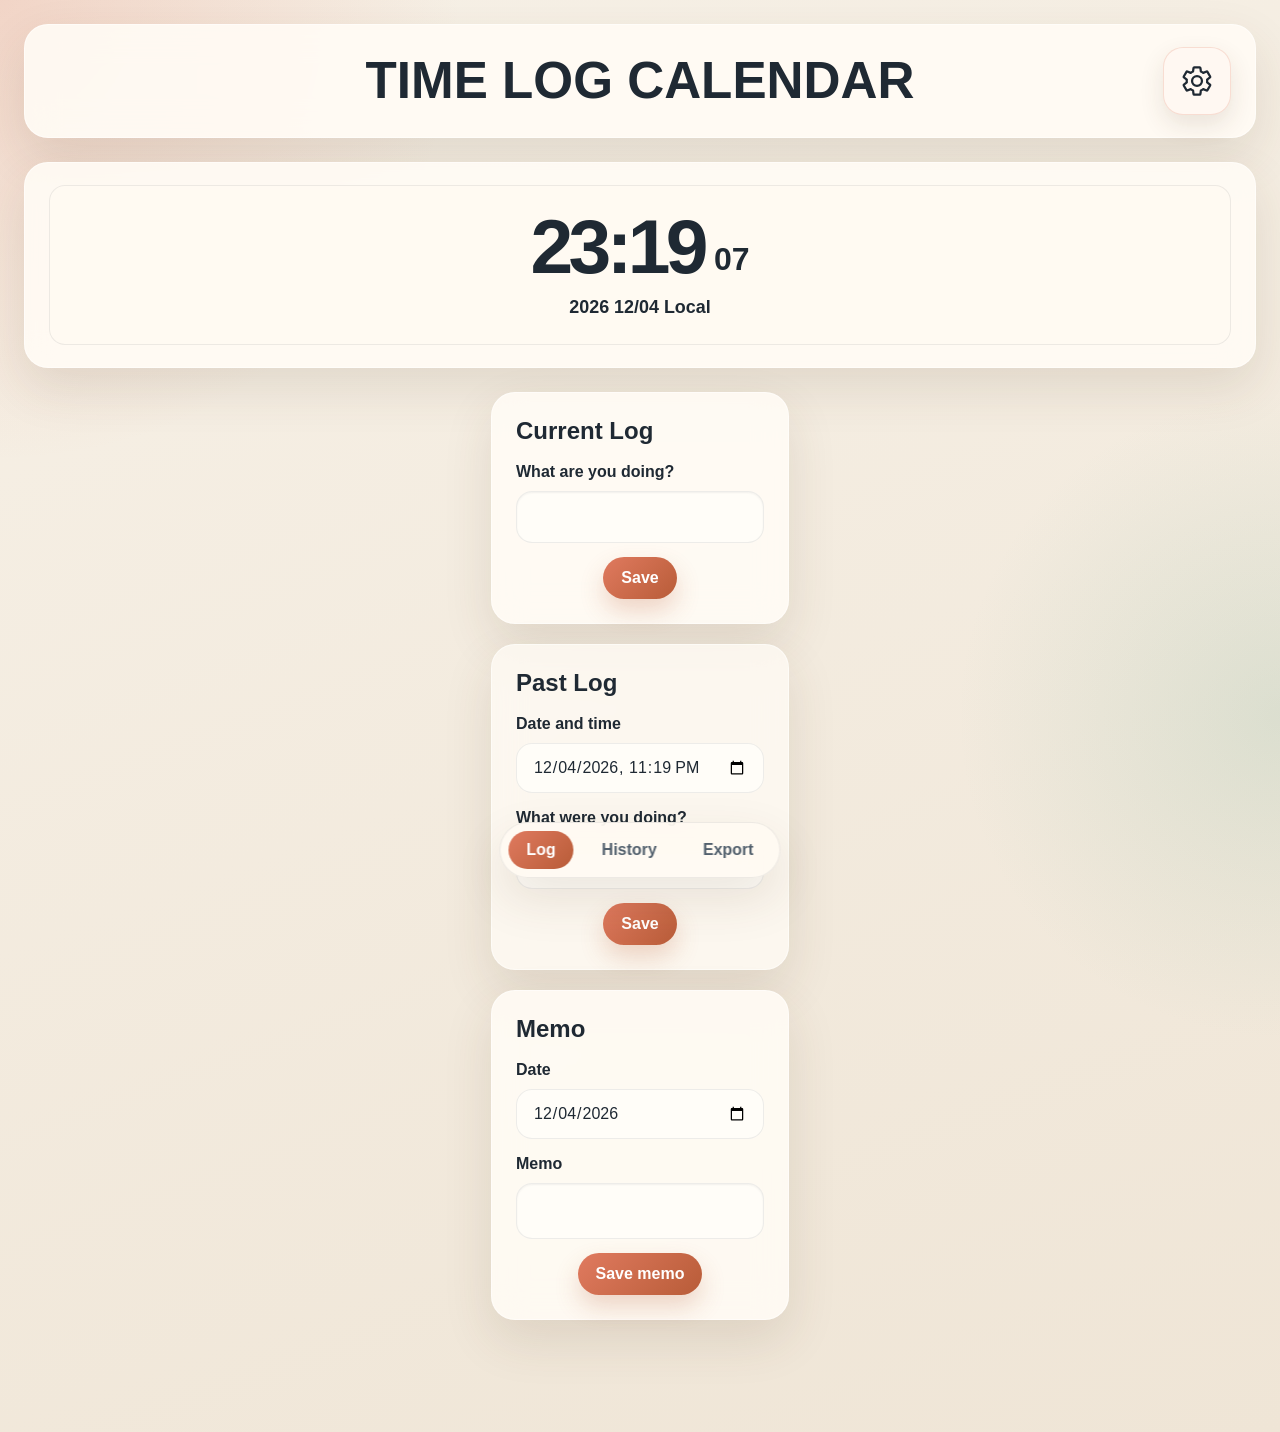
<file: index.html>
<!DOCTYPE html>
<html lang="ja">
<head>
  <meta charset="UTF-8">
  <meta name="viewport" content="width=device-width, initial-scale=1.0">
  <title>時間記録カレンダー</title>
  <link rel="stylesheet" href="./styles.css">
</head>
<body>
  <main class="app-shell">
    <section class="title-panel">
      <div class="title-bar">
        <h1>TIME LOG CALENDAR</h1>
        <button id="settingsIconButton" class="icon-button" type="button" aria-label="設定">
          <svg viewBox="0 0 24 24" aria-hidden="true">
            <path d="M19.14 12.94c.04-.31.06-.63.06-.94s-.02-.63-.06-.94l2.03-1.58a.5.5 0 0 0 .12-.64l-1.92-3.32a.5.5 0 0 0-.6-.22l-2.39.96a7.2 7.2 0 0 0-1.63-.94l-.36-2.54a.5.5 0 0 0-.5-.42h-3.84a.5.5 0 0 0-.5.42l-.36 2.54c-.58.22-1.13.53-1.63.94l-2.39-.96a.5.5 0 0 0-.6.22L2.65 8.84a.5.5 0 0 0 .12.64L4.8 11.06c-.04.31-.06.63-.06.94s.02.63.06.94l-2.03 1.58a.5.5 0 0 0-.12.64l1.92 3.32a.5.5 0 0 0 .6.22l2.39-.96c.5.41 1.05.72 1.63.94l.36 2.54a.5.5 0 0 0 .5.42h3.84a.5.5 0 0 0 .5-.42l.36-2.54c.58-.22 1.13-.53 1.63-.94l2.39.96a.5.5 0 0 0 .6-.22l1.92-3.32a.5.5 0 0 0-.12-.64zM12 15.5A3.5 3.5 0 1 1 12 8.5a3.5 3.5 0 0 1 0 7z"/>
          </svg>
        </button>
      </div>
    </section>

    <section id="heroSection" class="hero">
      <div class="clock-card" aria-label="この端末の現在日時">
        <div class="clock-main">
          <span id="currentHourMinute" class="clock-main-time">--:--</span>
          <span id="currentSeconds" class="clock-seconds">--</span>
        </div>
        <div class="clock-side">
          <p id="currentMeta" class="clock-meta">---- --/-- -</p>
        </div>
      </div>
    </section>

    <section class="tab-panel">
      <section id="recordTab" class="tab-content" role="tabpanel">
        <section class="panel input-panel">
          <div class="panel-heading">
            <h2 id="recordHeading">かんたん記録</h2>
          </div>
          <label id="currentActivityLabel" class="input-label" for="currentActivityInput">今していること</label>
          <input
            id="currentActivityInput"
            class="activity-input"
            maxlength="280"
            type="text"
          >
          <button id="currentSaveButton" class="primary-button centered-action" type="button">記録する</button>
        </section>

        <section class="panel input-panel past-input-panel">
          <div class="panel-heading">
            <h2 id="pastRecordHeading">過去の記録</h2>
          </div>
          <div class="manual-time-panel">
            <label id="dateTimeLabel" class="input-label" for="manualDateTimeInput">日時</label>
            <div class="datetime-row">
              <input id="manualDateTimeInput" class="datetime-input" type="datetime-local">
            </div>
          </div>
          <label id="activityLabel" class="input-label" for="activityInput">過去していたこと</label>
          <input
            id="activityInput"
            class="activity-input"
            maxlength="280"
            type="text"
          >
          <button id="saveButton" class="primary-button centered-action" type="button">記録する</button>
        </section>

        <section class="panel memo-panel">
          <div class="panel-heading">
            <h2 id="memoHeading">メモ</h2>
          </div>
          <div class="manual-time-panel">
            <label id="memoDateTimeLabel" class="input-label" for="memoDateTimeInput">日付</label>
            <div class="datetime-row">
              <input id="memoDateTimeInput" class="datetime-input" type="date">
            </div>
          </div>
          <label id="memoTextLabel" class="input-label" for="memoInput">メモしたいこと</label>
          <input id="memoInput" class="memo-input" maxlength="280" type="text">
          <button id="saveMemoButton" class="primary-button centered-action" type="button">メモを保存</button>
        </section>
      </section>

      <section id="reviewTab" class="tab-content" role="tabpanel" hidden>
        <section class="panel calendar-panel">
          <div class="calendar-header">
            <h2 id="calendarMonthLabel" class="calendar-inline-title">2026年8月</h2>
            <div class="calendar-month-nav">
              <button id="prevMonthButton" class="ghost-button month-nav-button" type="button" aria-label="前の月">‹</button>
              <button id="nextMonthButton" class="ghost-button month-nav-button" type="button" aria-label="次の月">›</button>
            </div>
          </div>
          <div id="calendarGrid" class="calendar-months"></div>
          <button id="toggleCalendarButton" class="calendar-toggle-button" type="button" aria-expanded="false">カレンダーを開く</button>
        </section>

        <section class="panel detail-panel">
          <div class="panel-heading">
            <h2 id="selectedDateLabel">08/24の記録</h2>
          </div>
          <div id="selectedEntries" class="entries-list">
            <p class="empty-state">まだ表示する記録がありません。</p>
          </div>
        </section>
      </section>

      <section id="textTab" class="tab-content" role="tabpanel" hidden>
        <section class="panel calendar-panel">
          <div class="calendar-header">
            <h2 id="textCalendarMonthLabel" class="calendar-inline-title">2026年8月</h2>
            <div class="calendar-month-nav">
              <button id="textPrevMonthButton" class="ghost-button month-nav-button" type="button" aria-label="前の期間">‹</button>
              <button id="textNextMonthButton" class="ghost-button month-nav-button" type="button" aria-label="次の期間">›</button>
            </div>
          </div>
          <div id="textCalendarGrid" class="calendar-months"></div>
          <button id="textToggleCalendarButton" class="calendar-toggle-button" type="button" aria-expanded="false">カレンダーを開く</button>
        </section>

        <section class="panel export-panel">
          <div class="panel-heading">
            <h2 id="textExportLabel">08/24をテキスト化</h2>
          </div>
          <div class="export-mode-switch" role="group" aria-label="テキスト化範囲">
            <button id="exportDayButton" class="ghost-button export-mode-button" type="button">この日</button>
            <button id="exportAllButton" class="ghost-button export-mode-button is-active" type="button">全履歴</button>
          </div>
          <textarea
            id="textExportOutput"
            class="export-output"
            readonly
            aria-label="テキスト化された記録"
          ></textarea>
          <button id="copyTextButton" class="primary-button centered-action" type="button">コピーする</button>
        </section>
      </section>

      <section id="settingsTab" class="tab-content" role="tabpanel" hidden>
        <section class="panel settings-panel">
          <div class="panel-heading">
            <h2 id="settingsHeading">設定</h2>
          </div>
          <div class="settings-group">
            <p id="languageLabel" class="input-label">言語</p>
            <div class="language-switch" role="group" aria-labelledby="languageLabel">
              <button id="languageJaButton" class="ghost-button language-button" type="button">日本語</button>
              <button id="languageEnButton" class="ghost-button language-button" type="button">English</button>
            </div>
          </div>
        </section>
      </section>
    </section>

    <nav class="bottom-nav" role="tablist" aria-label="記録タブ">
      <button id="recordTabButton" class="tab-button is-active" type="button" role="tab" aria-selected="true">記録</button>
      <button id="reviewTabButton" class="tab-button" type="button" role="tab" aria-selected="false">履歴</button>
      <button id="textTabButton" class="tab-button" type="button" role="tab" aria-selected="false">テキスト化</button>
    </nav>
  </main>

  <div id="toastContainer" class="toast-container" aria-live="polite" aria-atomic="true"></div>

  <script src="./app.js"></script>
</body>
</html>
</file>
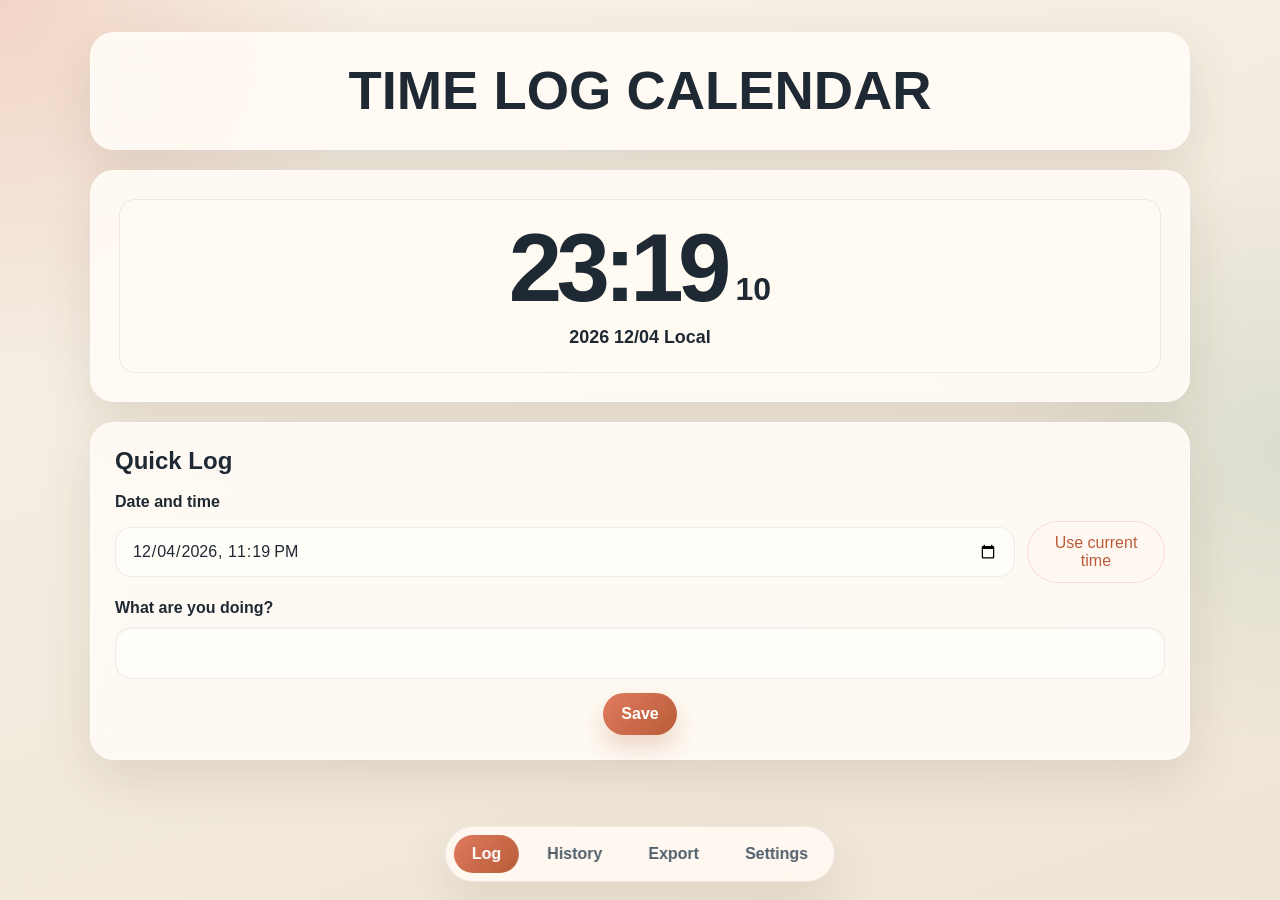
<file: k/outputs/index.html>
<!DOCTYPE html>
<html lang="ja">
<head>
  <meta charset="UTF-8">
  <meta name="viewport" content="width=device-width, initial-scale=1.0">
  <title>時間記録カレンダー</title>
  <link rel="stylesheet" href="./styles.css">
</head>
<body>
  <main class="app-shell">
    <section class="title-panel">
      <h1>TIME LOG CALENDAR</h1>
    </section>

    <section class="hero">
      <div class="clock-card" aria-label="この端末の現在日時">
        <div class="clock-main">
          <span id="currentHourMinute" class="clock-main-time">--:--</span>
          <span id="currentSeconds" class="clock-seconds">--</span>
        </div>
        <div class="clock-side">
          <p id="currentMeta" class="clock-meta">---- --/-- -</p>
        </div>
      </div>
    </section>

    <section class="tab-panel">
      <section id="recordTab" class="tab-content" role="tabpanel">
        <section class="panel input-panel">
          <div class="panel-heading">
            <h2 id="recordHeading">かんたん記録</h2>
          </div>
          <div class="manual-time-panel">
            <label id="dateTimeLabel" class="input-label" for="manualDateTimeInput">日時</label>
            <div class="datetime-row">
              <input id="manualDateTimeInput" class="datetime-input" type="datetime-local">
              <button id="useCurrentTimeButton" class="ghost-button" type="button">現在の時刻を取得</button>
            </div>
          </div>
          <label id="activityLabel" class="input-label" for="activityInput">今していること</label>
          <input
            id="activityInput"
            class="activity-input"
            maxlength="280"
            type="text"
          >
          <button id="saveButton" class="primary-button centered-action" type="button">記録する</button>
        </section>
      </section>

      <section id="reviewTab" class="tab-content" role="tabpanel" hidden>
        <section class="panel calendar-panel">
          <div class="calendar-header">
            <h2 id="calendarMonthLabel" class="calendar-inline-title">2026年8月</h2>
            <div class="calendar-month-nav">
              <button id="prevMonthButton" class="ghost-button month-nav-button" type="button" aria-label="前の月">‹</button>
              <button id="nextMonthButton" class="ghost-button month-nav-button" type="button" aria-label="次の月">›</button>
            </div>
          </div>
          <div id="calendarGrid" class="calendar-months"></div>
          <button id="toggleCalendarButton" class="calendar-toggle-button" type="button" aria-expanded="false">カレンダーを開く</button>
        </section>

        <section class="panel detail-panel">
          <div class="panel-heading">
            <h2 id="selectedDateLabel">08/24の記録</h2>
          </div>
          <div id="selectedEntries" class="entries-list">
            <p class="empty-state">まだ表示する記録がありません。</p>
          </div>
        </section>
      </section>

      <section id="textTab" class="tab-content" role="tabpanel" hidden>
        <section class="panel calendar-panel">
          <div class="calendar-header">
            <h2 id="textCalendarMonthLabel" class="calendar-inline-title">2026年8月</h2>
            <div class="calendar-month-nav">
              <button id="textPrevMonthButton" class="ghost-button month-nav-button" type="button" aria-label="前の期間">‹</button>
              <button id="textNextMonthButton" class="ghost-button month-nav-button" type="button" aria-label="次の期間">›</button>
            </div>
          </div>
          <div id="textCalendarGrid" class="calendar-months"></div>
          <button id="textToggleCalendarButton" class="calendar-toggle-button" type="button" aria-expanded="false">カレンダーを開く</button>
        </section>

        <section class="panel export-panel">
          <div class="panel-heading">
            <h2 id="textExportLabel">08/24をテキスト化</h2>
          </div>
          <textarea
            id="textExportOutput"
            class="export-output"
            readonly
            aria-label="テキスト化された記録"
          ></textarea>
          <button id="copyTextButton" class="primary-button centered-action" type="button">コピーする</button>
        </section>
      </section>

      <section id="settingsTab" class="tab-content" role="tabpanel" hidden>
        <section class="panel settings-panel">
          <div class="panel-heading">
            <h2 id="settingsHeading">設定</h2>
          </div>
          <div class="settings-group">
            <p id="languageLabel" class="input-label">言語</p>
            <div class="language-switch" role="group" aria-labelledby="languageLabel">
              <button id="languageJaButton" class="ghost-button language-button" type="button">日本語</button>
              <button id="languageEnButton" class="ghost-button language-button" type="button">English</button>
            </div>
          </div>
        </section>
      </section>
    </section>

    <nav class="bottom-nav" role="tablist" aria-label="記録タブ">
      <button id="recordTabButton" class="tab-button is-active" type="button" role="tab" aria-selected="true">記録</button>
      <button id="reviewTabButton" class="tab-button" type="button" role="tab" aria-selected="false">履歴</button>
      <button id="textTabButton" class="tab-button" type="button" role="tab" aria-selected="false">テキスト化</button>
      <button id="settingsTabButton" class="tab-button" type="button" role="tab" aria-selected="false">設定</button>
    </nav>
  </main>

  <div id="toastContainer" class="toast-container" aria-live="polite" aria-atomic="true"></div>

  <script src="./app.js"></script>
</body>
</html>
</file>
<file: styles.css>
:root {
  --bg: #f4efe6;
  --surface: rgba(255, 251, 245, 0.92);
  --surface-strong: #fffaf2;
  --ink: #1f2933;
  --muted: #52606d;
  --accent: #e07a5f;
  --accent-deep: #b85c38;
  --accent-soft: #f6d8c7;
  --line: rgba(31, 41, 51, 0.08);
  --shadow: 0 20px 50px rgba(79, 55, 35, 0.12);
  --radius-lg: 24px;
  --radius-md: 16px;
  --radius-sm: 12px;
  font-family: "Hiragino Sans", "Noto Sans JP", sans-serif;
}

* {
  box-sizing: border-box;
}

body {
  margin: 0;
  min-height: 100vh;
  color: var(--ink);
  background:
    radial-gradient(circle at top left, rgba(224, 122, 95, 0.24), transparent 24%),
    radial-gradient(circle at right, rgba(129, 178, 154, 0.2), transparent 22%),
    linear-gradient(160deg, #f7f1e7 0%, #efe5d6 100%);
}

.app-shell {
  width: min(1100px, calc(100% - 32px));
  margin: 0 auto;
  padding: 32px 0 112px;
  display: grid;
  gap: 20px;
}

.hero,
.panel,
.title-panel {
  background: var(--surface);
  backdrop-filter: blur(16px);
  border: 1px solid rgba(255, 255, 255, 0.5);
  border-radius: var(--radius-lg);
  box-shadow: var(--shadow);
}

.title-panel,
.hero {
  padding: 28px;
}

.title-bar {
  position: relative;
  display: flex;
  align-items: center;
  justify-content: center;
  min-height: 62px;
}

h1,
h2,
p {
  margin: 0;
}

h1 {
  font-size: clamp(2rem, 5vw, 3.4rem);
  line-height: 1.1;
  margin: 0;
  text-align: center;
  width: 100%;
  padding-inline: 88px;
}

.icon-button {
  position: absolute;
  top: 0;
  right: 0;
  width: 62px;
  height: 62px;
  display: inline-flex;
  align-items: center;
  justify-content: center;
  border: 1px solid rgba(224, 122, 95, 0.22);
  border-radius: 20px;
  background: #fff8f2;
  color: var(--ink);
  cursor: pointer;
  box-shadow: 0 10px 24px rgba(79, 55, 35, 0.12);
}

.icon-button svg {
  width: 34px;
  height: 34px;
  fill: none;
  stroke: currentColor;
  stroke-width: 1.6;
  stroke-linecap: round;
  stroke-linejoin: round;
}

.clock-card {
  padding: 22px 24px;
  border-radius: var(--radius-md);
  background: var(--surface-strong);
  border: 1px solid var(--line);
  display: flex;
  flex-direction: column;
  align-items: flex-start;
  justify-content: center;
  gap: 12px;
  min-height: 150px;
}

.clock-main {
  display: flex;
  align-items: flex-end;
  justify-content: center;
  gap: 10px;
  min-width: 0;
  width: 100%;
}

.clock-main-time {
  font-size: clamp(3rem, 10vw, 6rem);
  line-height: 0.95;
  font-weight: 800;
  letter-spacing: -0.06em;
}

.clock-seconds {
  font-size: clamp(1rem, 3.3vw, 2rem);
  line-height: 1;
  font-weight: 700;
  color: var(--ink);
  margin-bottom: 0.5rem;
}

.clock-side {
  width: 100%;
}

.clock-meta {
  font-size: clamp(0.98rem, 2vw, 1.12rem);
  line-height: 1.4;
  color: var(--ink);
  font-weight: 700;
  text-align: center;
}

.tab-panel {
  display: grid;
  gap: 14px;
}

.bottom-nav {
  position: fixed;
  left: 50%;
  bottom: 18px;
  transform: translateX(-50%);
  display: inline-flex;
  gap: 10px;
  padding: 8px;
  border-radius: 999px;
  background: rgba(255, 250, 242, 0.9);
  border: 1px solid var(--line);
  box-shadow: var(--shadow);
  z-index: 20;
  backdrop-filter: blur(16px);
}

.tab-button {
  border: none;
  background: transparent;
  color: var(--muted);
  padding: 10px 18px;
  border-radius: 999px;
  font: inherit;
  font-weight: 700;
  cursor: pointer;
}

.tab-button.is-active {
  background: linear-gradient(135deg, var(--accent) 0%, var(--accent-deep) 100%);
  color: #fff;
}

.tab-content {
  display: grid;
  gap: 20px;
}

[hidden] {
  display: none !important;
}

.panel {
  padding: 24px;
}

.panel-heading {
  margin-bottom: 18px;
}

.input-panel {
  display: grid;
}

.past-input-panel {
  background: rgba(255, 251, 245, 0.76);
}

.input-label {
  display: inline-block;
  margin-bottom: 10px;
  font-weight: 700;
}

.activity-input,
.memo-input {
  width: 100%;
  border: 1px solid var(--line);
  border-radius: var(--radius-md);
  background: #fffdf8;
  padding: 16px;
  font: inherit;
  color: var(--ink);
  box-shadow: inset 0 1px 2px rgba(31, 41, 51, 0.06);
}

.manual-time-panel {
  margin-bottom: 16px;
}

.datetime-row {
  display: flex;
  align-items: center;
  gap: 12px;
}

.datetime-input {
  width: 100%;
  border: 1px solid var(--line);
  border-radius: var(--radius-md);
  background: #fffdf8;
  padding: 14px 16px;
  font: inherit;
  color: var(--ink);
  flex: 1 1 auto;
}

.datetime-input:focus {
  outline: 3px solid rgba(224, 122, 95, 0.2);
  border-color: var(--accent);
}

.activity-input:focus,
.memo-input:focus {
  outline: 3px solid rgba(224, 122, 95, 0.2);
  border-color: var(--accent);
}

.primary-button,
.ghost-button,
.day-button {
  font: inherit;
  cursor: pointer;
  transition: transform 160ms ease, box-shadow 160ms ease, background 160ms ease;
}

.primary-button,
.ghost-button {
  border-radius: 999px;
  padding: 12px 18px;
  border: none;
}

.primary-button {
  margin-top: 14px;
  background: linear-gradient(135deg, var(--accent) 0%, var(--accent-deep) 100%);
  color: #fff;
  font-weight: 700;
  box-shadow: 0 12px 24px rgba(184, 92, 56, 0.24);
}

.centered-action {
  justify-self: center;
}

.ghost-button {
  background: #fff8f2;
  color: var(--accent-deep);
  border: 1px solid rgba(224, 122, 95, 0.22);
}

.primary-button:hover,
.ghost-button:hover,
.day-button:hover {
  transform: translateY(-1px);
}

.calendar-header {
  display: flex;
  justify-content: space-between;
  align-items: center;
  gap: 12px;
  margin-bottom: 8px;
}

.calendar-inline-title {
  font-size: clamp(1.4rem, 3vw, 2rem);
  font-weight: 800;
}

.calendar-month-nav {
  display: inline-flex;
  gap: 8px;
  align-items: center;
}

.month-nav-button {
  min-width: 44px;
  min-height: 44px;
  padding: 0;
  font-size: 1.4rem;
}

.calendar-toggle-button {
  border: none;
  background: transparent;
  color: var(--muted);
  display: block;
  font: inherit;
  font-weight: 700;
  cursor: pointer;
  margin: 0 auto;
  padding: 4px 8px;
  text-align: center;
}

.calendar-months {
  display: grid;
  gap: 14px;
}

.calendar-month-section {
  display: grid;
  gap: 10px;
}

.weekday-row,
.calendar-grid {
  display: grid;
  grid-template-columns: repeat(7, minmax(0, 1fr));
  gap: 8px;
}

.weekday-row {
  margin-bottom: 10px;
  color: var(--muted);
  font-size: 0.9rem;
  text-align: center;
}

.calendar-grid {
  min-height: 0;
}

.day-button,
.day-placeholder {
  min-height: 58px;
  border-radius: var(--radius-sm);
}

.day-placeholder {
  background: rgba(255, 255, 255, 0.3);
  border: 1px dashed rgba(31, 41, 51, 0.05);
}

.day-button {
  border: 1px solid var(--line);
  background: #fffdf9;
  padding: 8px;
  text-align: left;
  display: flex;
  flex-direction: column;
  justify-content: space-between;
}

.day-button.has-entry {
  background: linear-gradient(180deg, #fff7ef 0%, #fde7d7 100%);
  border-color: rgba(224, 122, 95, 0.35);
}

.day-button.is-selected {
  outline: 3px solid rgba(224, 122, 95, 0.22);
}

.day-number {
  font-size: 1rem;
  font-weight: 700;
}

.entry-count {
  color: var(--accent-deep);
  font-size: 0.82rem;
  font-weight: 700;
}

.entries-list {
  display: grid;
  gap: 12px;
}

.settings-panel,
.settings-group {
  display: grid;
  gap: 16px;
}

.memo-panel {
  display: grid;
}

.memo-input {
  min-height: auto;
  line-height: 1.4;
}

.memo-card {
  position: relative;
  border-radius: var(--radius-md);
  padding: 16px;
  background: #fff8f2;
  border: 1px solid rgba(224, 122, 95, 0.22);
}

.memo-card-label {
  display: inline-block;
  margin-bottom: 8px;
  font-size: 0.88rem;
  font-weight: 800;
  color: var(--accent-deep);
}

.memo-empty {
  background: #fff8f2;
}

.language-switch {
  display: flex;
  gap: 12px;
  flex-wrap: wrap;
}

.language-button.is-active {
  background: linear-gradient(135deg, var(--accent) 0%, var(--accent-deep) 100%);
  color: #fff;
  border-color: transparent;
}

.export-panel {
  display: grid;
  gap: 16px;
}

.export-mode-switch {
  display: flex;
  justify-content: center;
  gap: 10px;
  flex-wrap: wrap;
}

.export-mode-button.is-active {
  background: linear-gradient(135deg, var(--accent) 0%, var(--accent-deep) 100%);
  color: #fff;
  border-color: transparent;
}

.export-output {
  width: 100%;
  min-height: 240px;
  border: 1px solid var(--line);
  border-radius: var(--radius-md);
  background: #fffdf8;
  padding: 16px;
  font: inherit;
  color: var(--ink);
  line-height: 1.7;
  resize: vertical;
  box-shadow: inset 0 1px 2px rgba(31, 41, 51, 0.06);
}

.export-output:focus {
  outline: 3px solid rgba(224, 122, 95, 0.2);
  border-color: var(--accent);
}

.entry-card {
  position: relative;
}

.entry-delete {
  position: absolute;
  top: 10px;
  right: 10px;
  width: 32px;
  height: 32px;
  border-radius: 999px;
  border: 1px solid rgba(31, 41, 51, 0.1);
  background: #fff4eb;
  color: var(--accent-deep);
  font: inherit;
  font-weight: 800;
  cursor: pointer;
}

.toast-container {
  position: fixed;
  top: 18px;
  left: 50%;
  transform: translateX(-50%);
  width: min(560px, calc(100% - 24px));
  display: grid;
  gap: 10px;
  z-index: 1000;
  pointer-events: none;
}

.toast {
  padding: 14px 16px;
  border-radius: 16px;
  color: #fff;
  box-shadow: 0 14px 32px rgba(31, 41, 51, 0.18);
  animation: toast-in 180ms ease;
}

.toast.error {
  background: linear-gradient(135deg, #c44536 0%, #8f2d24 100%);
}

.toast.success {
  background: linear-gradient(135deg, #3b7a57 0%, #29533b 100%);
}

.entry-card,
.empty-state {
  border-radius: var(--radius-md);
  padding: 16px;
  background: #fffdf8;
  border: 1px solid var(--line);
}

.entry-time {
  display: inline-block;
  margin-bottom: 8px;
  font-size: 0.88rem;
  font-weight: 700;
  color: var(--accent-deep);
}

.entry-text {
  white-space: pre-wrap;
  line-height: 1.6;
}

@media (orientation: landscape) {
  .app-shell {
    width: min(1280px, calc(100% - 48px));
    padding-top: 24px;
    gap: 24px;
  }

  .title-panel,
  .hero {
    padding: 22px 24px;
  }

  h1 {
    font-size: clamp(2.4rem, 4vw, 4.6rem);
    padding-inline: 96px;
  }

  .icon-button {
    width: 68px;
    height: 68px;
  }

  .title-bar {
    min-height: 68px;
  }

  .clock-card {
    min-height: 0;
    padding: 24px 28px;
  }

  .clock-main-time {
    font-size: clamp(4rem, 6vw, 5.8rem);
  }

  #recordTab,
  #settingsTab {
    max-width: 780px;
    margin: 0 auto;
  }

  #reviewTab,
  #textTab {
    grid-template-columns: minmax(380px, 460px) minmax(0, 1fr);
    align-items: start;
  }

  #reviewTab .calendar-panel,
  #textTab .calendar-panel {
    position: sticky;
    top: 24px;
  }

  .calendar-grid {
    gap: 10px;
  }

  .day-button,
  .day-placeholder {
    min-height: 72px;
  }

  .export-output {
    min-height: 420px;
  }

  .bottom-nav {
    bottom: 22px;
  }
}

@media (orientation: portrait) {
  .app-shell {
    width: min(100% - 20px, 100%);
    padding-top: 20px;
  }

  .hero,
  .panel,
  .title-panel {
    padding: 18px;
  }

  .title-bar {
    min-height: 52px;
  }

  .icon-button {
    width: 52px;
    height: 52px;
    border-radius: 16px;
  }

  .icon-button svg {
    width: 28px;
    height: 28px;
  }

  h1 {
    padding-inline: 64px;
  }

  .calendar-header {
    flex-direction: row;
    align-items: center;
  }

  .clock-card {
    min-height: auto;
  }

  .clock-main,
  .clock-side {
    width: 100%;
  }

  .datetime-row {
    flex-direction: column;
    align-items: stretch;
  }

  .bottom-nav {
    width: calc(100% - 24px);
    justify-content: center;
    bottom: 12px;
    gap: 4px;
  }

  .tab-button {
    padding: 10px 12px;
  }

  .clock-main {
    padding-bottom: 4px;
  }

  .clock-side {
    padding-top: 0;
  }

  .calendar-grid {
    min-height: auto;
  }

  .day-button,
  .day-placeholder {
    min-height: 56px;
  }
}

@keyframes toast-in {
  from {
    opacity: 0;
    transform: translateY(-8px);
  }

  to {
    opacity: 1;
    transform: translateY(0);
  }
}
</file>
<file: k/outputs/styles.css>
:root {
  --bg: #f4efe6;
  --surface: rgba(255, 251, 245, 0.92);
  --surface-strong: #fffaf2;
  --ink: #1f2933;
  --muted: #52606d;
  --accent: #e07a5f;
  --accent-deep: #b85c38;
  --accent-soft: #f6d8c7;
  --line: rgba(31, 41, 51, 0.08);
  --shadow: 0 20px 50px rgba(79, 55, 35, 0.12);
  --radius-lg: 24px;
  --radius-md: 16px;
  --radius-sm: 12px;
  font-family: "Hiragino Sans", "Noto Sans JP", sans-serif;
}

* {
  box-sizing: border-box;
}

body {
  margin: 0;
  min-height: 100vh;
  color: var(--ink);
  background:
    radial-gradient(circle at top left, rgba(224, 122, 95, 0.24), transparent 24%),
    radial-gradient(circle at right, rgba(129, 178, 154, 0.2), transparent 22%),
    linear-gradient(160deg, #f7f1e7 0%, #efe5d6 100%);
}

.app-shell {
  width: min(1100px, calc(100% - 32px));
  margin: 0 auto;
  padding: 32px 0 112px;
  display: grid;
  gap: 20px;
}

.hero,
.panel,
.title-panel {
  background: var(--surface);
  backdrop-filter: blur(16px);
  border: 1px solid rgba(255, 255, 255, 0.5);
  border-radius: var(--radius-lg);
  box-shadow: var(--shadow);
}

.title-panel,
.hero {
  padding: 28px;
}

h1,
h2,
p {
  margin: 0;
}

h1 {
  font-size: clamp(2rem, 5vw, 3.4rem);
  line-height: 1.1;
  margin: 0;
  text-align: center;
}

.clock-card {
  padding: 22px 24px;
  border-radius: var(--radius-md);
  background: var(--surface-strong);
  border: 1px solid var(--line);
  display: flex;
  flex-direction: column;
  align-items: flex-start;
  justify-content: center;
  gap: 12px;
  min-height: 150px;
}

.clock-main {
  display: flex;
  align-items: flex-end;
  justify-content: center;
  gap: 10px;
  min-width: 0;
  width: 100%;
}

.clock-main-time {
  font-size: clamp(3rem, 10vw, 6rem);
  line-height: 0.95;
  font-weight: 800;
  letter-spacing: -0.06em;
}

.clock-seconds {
  font-size: clamp(1rem, 3.3vw, 2rem);
  line-height: 1;
  font-weight: 700;
  color: var(--ink);
  margin-bottom: 0.5rem;
}

.clock-side {
  width: 100%;
}

.clock-meta {
  font-size: clamp(0.98rem, 2vw, 1.12rem);
  line-height: 1.4;
  color: var(--ink);
  font-weight: 700;
  text-align: center;
}

.tab-panel {
  display: grid;
  gap: 14px;
}

.bottom-nav {
  position: fixed;
  left: 50%;
  bottom: 18px;
  transform: translateX(-50%);
  display: inline-flex;
  gap: 10px;
  padding: 8px;
  border-radius: 999px;
  background: rgba(255, 250, 242, 0.9);
  border: 1px solid var(--line);
  box-shadow: var(--shadow);
  z-index: 20;
  backdrop-filter: blur(16px);
}

.tab-button {
  border: none;
  background: transparent;
  color: var(--muted);
  padding: 10px 18px;
  border-radius: 999px;
  font: inherit;
  font-weight: 700;
  cursor: pointer;
}

.tab-button.is-active {
  background: linear-gradient(135deg, var(--accent) 0%, var(--accent-deep) 100%);
  color: #fff;
}

.tab-content {
  display: grid;
  gap: 20px;
}

[hidden] {
  display: none !important;
}

.panel {
  padding: 24px;
}

.panel-heading {
  margin-bottom: 18px;
}

.input-panel {
  display: grid;
}

.input-label {
  display: inline-block;
  margin-bottom: 10px;
  font-weight: 700;
}

.activity-input {
  width: 100%;
  border: 1px solid var(--line);
  border-radius: var(--radius-md);
  background: #fffdf8;
  padding: 16px;
  font: inherit;
  color: var(--ink);
  box-shadow: inset 0 1px 2px rgba(31, 41, 51, 0.06);
}

.manual-time-panel {
  margin-bottom: 16px;
}

.datetime-row {
  display: flex;
  align-items: center;
  gap: 12px;
}

.datetime-input {
  width: 100%;
  border: 1px solid var(--line);
  border-radius: var(--radius-md);
  background: #fffdf8;
  padding: 14px 16px;
  font: inherit;
  color: var(--ink);
  flex: 1 1 auto;
}

.datetime-input:focus {
  outline: 3px solid rgba(224, 122, 95, 0.2);
  border-color: var(--accent);
}

.activity-input:focus {
  outline: 3px solid rgba(224, 122, 95, 0.2);
  border-color: var(--accent);
}

.primary-button,
.ghost-button,
.day-button {
  font: inherit;
  cursor: pointer;
  transition: transform 160ms ease, box-shadow 160ms ease, background 160ms ease;
}

.primary-button,
.ghost-button {
  border-radius: 999px;
  padding: 12px 18px;
  border: none;
}

.primary-button {
  margin-top: 14px;
  background: linear-gradient(135deg, var(--accent) 0%, var(--accent-deep) 100%);
  color: #fff;
  font-weight: 700;
  box-shadow: 0 12px 24px rgba(184, 92, 56, 0.24);
}

.centered-action {
  justify-self: center;
}

.ghost-button {
  background: #fff8f2;
  color: var(--accent-deep);
  border: 1px solid rgba(224, 122, 95, 0.22);
}

.primary-button:hover,
.ghost-button:hover,
.day-button:hover {
  transform: translateY(-1px);
}

.calendar-header {
  display: flex;
  justify-content: space-between;
  align-items: center;
  gap: 12px;
  margin-bottom: 8px;
}

.calendar-inline-title {
  font-size: clamp(1.4rem, 3vw, 2rem);
  font-weight: 800;
}

.calendar-month-nav {
  display: inline-flex;
  gap: 8px;
  align-items: center;
}

.month-nav-button {
  min-width: 44px;
  min-height: 44px;
  padding: 0;
  font-size: 1.4rem;
}

.calendar-toggle-button {
  border: none;
  background: transparent;
  color: var(--muted);
  display: block;
  font: inherit;
  font-weight: 700;
  cursor: pointer;
  margin: 0 auto;
  padding: 4px 8px;
  text-align: center;
}

.calendar-months {
  display: grid;
  gap: 14px;
}

.calendar-month-section {
  display: grid;
  gap: 10px;
}

.weekday-row,
.calendar-grid {
  display: grid;
  grid-template-columns: repeat(7, minmax(0, 1fr));
  gap: 8px;
}

.weekday-row {
  margin-bottom: 10px;
  color: var(--muted);
  font-size: 0.9rem;
  text-align: center;
}

.calendar-grid {
  min-height: 0;
}

.day-button,
.day-placeholder {
  min-height: 58px;
  border-radius: var(--radius-sm);
}

.day-placeholder {
  background: rgba(255, 255, 255, 0.3);
  border: 1px dashed rgba(31, 41, 51, 0.05);
}

.day-button {
  border: 1px solid var(--line);
  background: #fffdf9;
  padding: 8px;
  text-align: left;
  display: flex;
  flex-direction: column;
  justify-content: space-between;
}

.day-button.has-entry {
  background: linear-gradient(180deg, #fff7ef 0%, #fde7d7 100%);
  border-color: rgba(224, 122, 95, 0.35);
}

.day-button.is-selected {
  outline: 3px solid rgba(224, 122, 95, 0.22);
}

.day-number {
  font-size: 1rem;
  font-weight: 700;
}

.entry-count {
  color: var(--accent-deep);
  font-size: 0.82rem;
  font-weight: 700;
}

.entries-list {
  display: grid;
  gap: 12px;
}

.settings-panel,
.settings-group {
  display: grid;
  gap: 16px;
}

.language-switch {
  display: flex;
  gap: 12px;
  flex-wrap: wrap;
}

.language-button.is-active {
  background: linear-gradient(135deg, var(--accent) 0%, var(--accent-deep) 100%);
  color: #fff;
  border-color: transparent;
}

.export-panel {
  display: grid;
  gap: 16px;
}

.export-output {
  width: 100%;
  min-height: 240px;
  border: 1px solid var(--line);
  border-radius: var(--radius-md);
  background: #fffdf8;
  padding: 16px;
  font: inherit;
  color: var(--ink);
  line-height: 1.7;
  resize: vertical;
  box-shadow: inset 0 1px 2px rgba(31, 41, 51, 0.06);
}

.export-output:focus {
  outline: 3px solid rgba(224, 122, 95, 0.2);
  border-color: var(--accent);
}

.entry-card {
  position: relative;
}

.entry-delete {
  position: absolute;
  top: 10px;
  right: 10px;
  width: 32px;
  height: 32px;
  border-radius: 999px;
  border: 1px solid rgba(31, 41, 51, 0.1);
  background: #fff4eb;
  color: var(--accent-deep);
  font: inherit;
  font-weight: 800;
  cursor: pointer;
}

.toast-container {
  position: fixed;
  top: 18px;
  left: 50%;
  transform: translateX(-50%);
  width: min(560px, calc(100% - 24px));
  display: grid;
  gap: 10px;
  z-index: 1000;
  pointer-events: none;
}

.toast {
  padding: 14px 16px;
  border-radius: 16px;
  color: #fff;
  box-shadow: 0 14px 32px rgba(31, 41, 51, 0.18);
  animation: toast-in 180ms ease;
}

.toast.error {
  background: linear-gradient(135deg, #c44536 0%, #8f2d24 100%);
}

.toast.success {
  background: linear-gradient(135deg, #3b7a57 0%, #29533b 100%);
}

.entry-card,
.empty-state {
  border-radius: var(--radius-md);
  padding: 16px;
  background: #fffdf8;
  border: 1px solid var(--line);
}

.entry-time {
  display: inline-block;
  margin-bottom: 8px;
  font-size: 0.88rem;
  font-weight: 700;
  color: var(--accent-deep);
}

.entry-text {
  white-space: pre-wrap;
  line-height: 1.6;
}

@media (max-width: 760px) {
  .app-shell {
    width: min(100% - 20px, 100%);
    padding-top: 20px;
  }

  .hero,
  .panel,
  .title-panel {
    padding: 18px;
  }

  .calendar-header {
    flex-direction: row;
    align-items: center;
  }

  .clock-card {
    min-height: auto;
  }

  .clock-main,
  .clock-side {
    width: 100%;
  }

  .datetime-row {
    flex-direction: column;
    align-items: stretch;
  }

  .bottom-nav {
    width: calc(100% - 24px);
    justify-content: center;
    bottom: 12px;
    gap: 6px;
    flex-wrap: wrap;
  }

  .clock-main {
    padding-bottom: 4px;
  }

  .clock-side {
    padding-top: 0;
  }

  .calendar-grid {
    min-height: auto;
  }

  .day-button,
  .day-placeholder {
    min-height: 56px;
  }
}

@keyframes toast-in {
  from {
    opacity: 0;
    transform: translateY(-8px);
  }

  to {
    opacity: 1;
    transform: translateY(0);
  }
}
</file>
